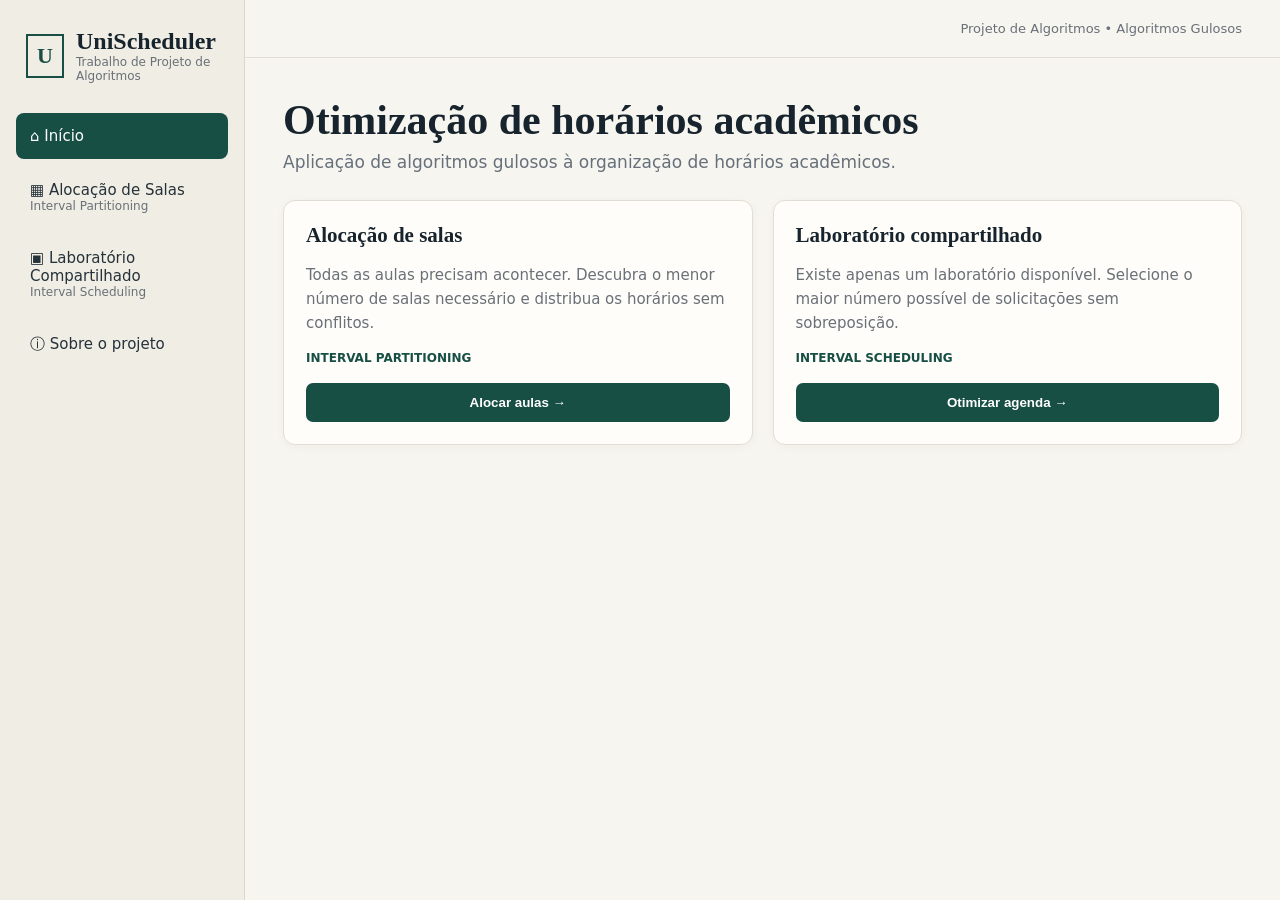
<file: index.html>
<!doctype html>
<html lang="pt-BR">
  <head>
    <meta charset="utf-8" />
    <meta name="viewport" content="width=device-width, initial-scale=1" />
    <title>UniScheduler</title>
    <link rel="stylesheet" href="css/style.css?v=8" />
  </head>
  <body>
    <aside>
      <div class="brand">
        <div class="logo">U</div>
        <div>
          <b>UniScheduler</b>
          <small>Trabalho de Projeto de Algoritmos</small>
        </div>
      </div>
      <nav aria-label="Navegação principal">
        <button data-view="home" class="active">⌂ Início</button>
        <button data-view="partition">▦ Alocação de Salas<small>Interval Partitioning</small></button>
        <button data-view="scheduling">▣ Laboratório Compartilhado<small>Interval Scheduling</small></button>
        <button data-view="about">ⓘ Sobre o projeto</button>
      </nav>
    </aside>
    <main>
      <header><span>Projeto de Algoritmos • Algoritmos Gulosos</span></header>
      <section id="app"></section>
    </main>
    <script src="js/algorithms.js?v=3"></script>
    <script src="js/app.js?v=4"></script>
  </body>
</html>
</file>
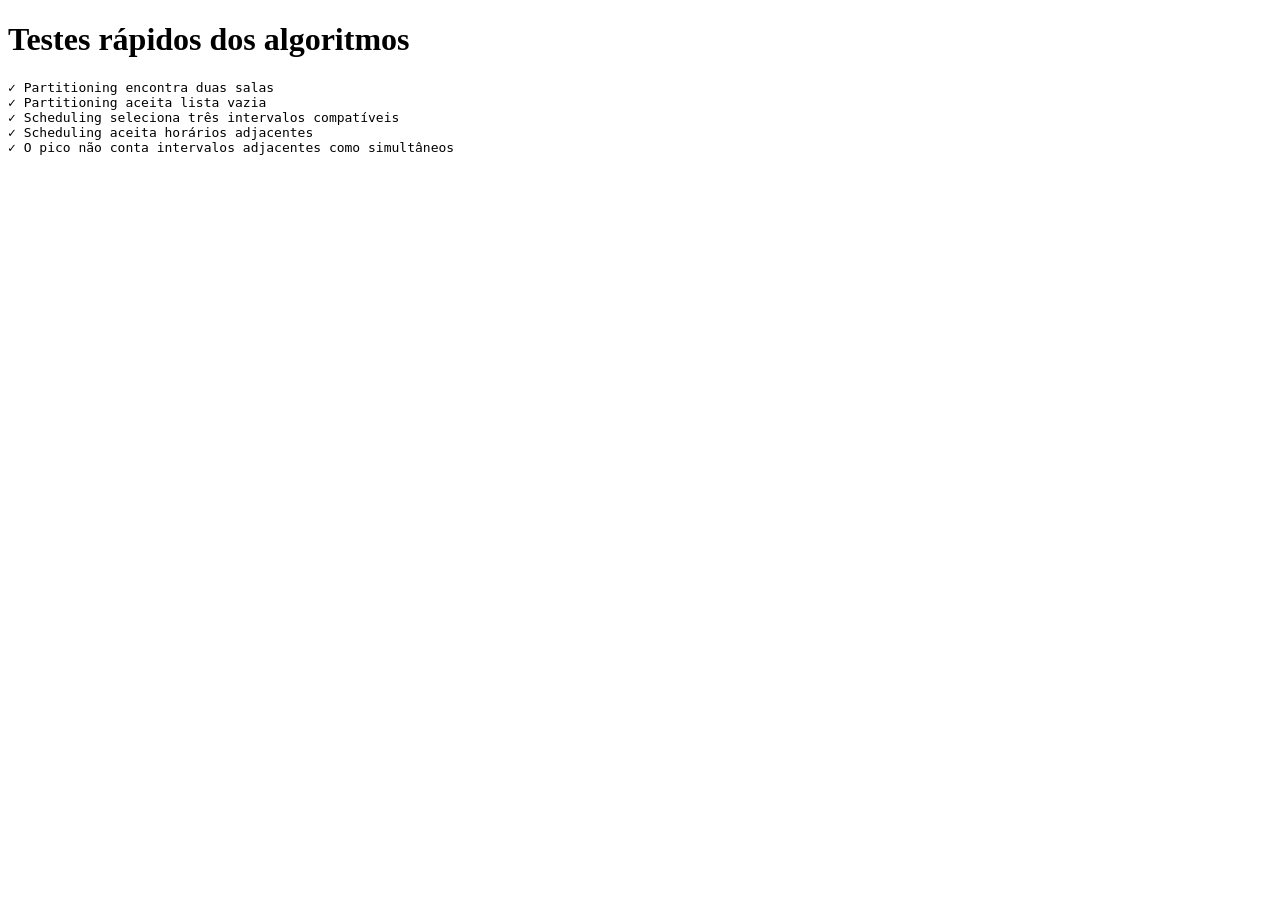
<file: tests/test.html>
<!doctype html>
<html lang="pt-BR">
  <head>
    <meta charset="utf-8" />
    <meta name="viewport" content="width=device-width, initial-scale=1" />
    <title>Testes rápidos — UniScheduler</title>
  </head>
  <body>
    <h1>Testes rápidos dos algoritmos</h1>
    <pre id="output"></pre>
    <script src="../js/algorithms.js"></script>
    <script>
      const output = [];
      function test(name, condition) {
        output.push(`${condition ? "✓" : "✗"} ${name}`);
      }

      const item = (name, start, end) => ({ name, start, end });
      const partitioning = intervalPartitioning([
        item("A", "08:00", "10:00"),
        item("B", "08:30", "09:00"),
        item("C", "09:00", "11:00"),
      ]);
      test("Partitioning encontra duas salas", partitioning.rooms.length === 2);
      test("Partitioning aceita lista vazia", intervalPartitioning([]).rooms.length === 0);
      const scheduling = intervalScheduling([
        item("A", "08:00", "10:00"),
        item("B", "08:30", "09:00"),
        item("C", "09:00", "10:00"),
        item("D", "10:00", "11:00"),
      ]);
      test("Scheduling seleciona três intervalos compatíveis", scheduling.selected.length === 3);
      test(
        "Scheduling aceita horários adjacentes",
        intervalScheduling([item("A", "08:00", "09:00"), item("B", "09:00", "10:00")]).selected.length === 2,
      );

      const peak = peakConcurrency([
        item("A", "08:00", "09:00"),
        item("B", "09:00", "10:00"),
      ]);
      test("O pico não conta intervalos adjacentes como simultâneos", peak.count === 1);
      document.querySelector("#output").textContent = output.join("\n");
      if (output.some((line) => line.startsWith("✗"))) {
        document.body.dataset.result = "fail";
      }
    </script>
  </body>
</html>
</file>
<file: css/style.css>
* {
  box-sizing: border-box;
}

body {
  display: flex;
  min-height: 100vh;
  margin: 0;
  color: #17242d;
  background: #f7f5ef;
  font: 15px system-ui, -apple-system, "Segoe UI", sans-serif;
}

aside {
  position: fixed;
  inset: 0 auto 0 0;
  display: flex;
  width: 245px;
  flex-direction: column;
  padding: 28px 16px;
  border-right: 1px solid #ddd8cd;
  background: #f0ede4;
}

.brand {
  display: flex;
  gap: 12px;
  align-items: center;
  margin: 0 10px 30px;
}

.brand b {
  font: 700 24px Georgia, serif;
}

.brand small,
nav small {
  display: block;
  color: #697078;
  font-size: 12px;
}

.brand > div:last-child {
  min-width: 0;
}

.logo {
  display: grid;
  width: 38px;
  height: 44px;
  flex: 0 0 38px;
  place-items: center;
  border: 2px solid #194e45;
  color: #194e45;
  font: 700 22px Georgia, serif;
}

nav {
  display: grid;
  gap: 8px;
}

nav button {
  padding: 14px;
  border: 0;
  border-radius: 8px;
  color: #25323a;
  background: transparent;
  font: inherit;
  text-align: left;
  cursor: pointer;
}

nav button.active,
nav button:hover {
  color: white;
  background: #174f45;
}

nav button.active small,
nav button:hover small {
  color: #dce9e5;
}

main {
  width: calc(100% - 245px);
  margin-left: 245px;
}

header {
  display: flex;
  height: 58px;
  align-items: center;
  justify-content: flex-end;
  padding: 0 38px;
  border-bottom: 1px solid #e2ded5;
  color: #697078;
  font-size: 13px;
}

#app {
  max-width: 1320px;
  margin: auto;
  padding: 38px;
}

h1 {
  margin: 0 0 8px;
  font: 700 42px Georgia, serif;
}

h2 {
  margin: 0;
  font: 700 21px Georgia, serif;
}

.lead {
  margin: 0 0 28px;
  color: #66707b;
  font-size: 17px;
}

.grid2 {
  display: grid;
  grid-template-columns: 1fr 1fr;
  gap: 20px;
}

.card {
  padding: 22px;
  border: 1px solid #e1ddd4;
  border-radius: 12px;
  background: #fffdf9;
  box-shadow: 0 2px 10px #20352a0a;
}

.choice {
  display: flex;
  min-height: 245px;
  flex-direction: column;
}

.choice p {
  color: #697078;
  line-height: 1.6;
}

.tag {
  margin-top: auto;
  color: #174f45;
  font-size: 12px;
  font-weight: 700;
}

.btn {
  padding: 12px 18px;
  border: 0;
  border-radius: 7px;
  color: white;
  background: #174f45;
  font-weight: 650;
  cursor: pointer;
}

.btn.secondary {
  border: 1px solid #b8c7c2;
  color: #174f45;
  background: white;
}

.toolbar {
  display: flex;
  align-items: center;
  justify-content: space-between;
  gap: 12px;
  margin-bottom: 15px;
}

.table {
  width: 100%;
  border-collapse: collapse;
}

.table th,
.table td {
  padding: 12px 14px;
  border-bottom: 1px solid #ebe7df;
  text-align: left;
}

.table th {
  color: #68717a;
  font-size: 12px;
}

.table input {
  width: 100%;
  padding: 8px;
  border: 1px solid #ddd8cf;
  border-radius: 6px;
  background: #fff;
}

.table-scroll {
  overflow-x: auto;
}

/* Disciplina ocupa o espaço livre; horários e botão ficam com largura fixa. */
.table td:first-child input {
  min-width: 170px;
}

.table td:nth-child(2),
.table td:nth-child(3),
.table td:last-child {
  width: 1%;
  white-space: nowrap;
}

.table input[type="time"] {
  min-width: 110px;
}

.table tr.invalid-row input {
  border-color: #bd4c3f;
  background: #fff8f5;
}

.work {
  display: grid;
  grid-template-columns: minmax(0, 2.3fr) minmax(260px, 0.8fr);
  gap: 18px;
}

.action {
  display: flex;
  flex-direction: column;
  gap: 14px;
}

.action p {
  color: #697078;
  line-height: 1.5;
}

.result {
  margin-top: 18px;
}

.metrics {
  display: flex;
  flex-wrap: wrap;
  gap: 10px;
  margin: 15px 0;
}

.metric {
  min-width: 130px;
  padding: 11px 15px;
  border: 1px solid #e3ded5;
  border-radius: 9px;
  background: #fff;
}

.metric b {
  display: block;
  font-size: 22px;
}

.timeline {
  overflow-x: auto;
  padding-top: 10px;
}

.axis,
.room,
.schedule-row {
  display: flex;
  min-width: 805px;
}

.axis {
  align-items: flex-end;
}

.axis-label {
  width: var(--label-width);
  flex: 0 0 var(--label-width);
}

.axis-track {
  position: relative;
  height: 20px;
  flex: 1;
  color: #697078;
  font-size: 11px;
}

.axis-track span {
  position: absolute;
  transform: translateX(-50%);
  white-space: nowrap;
}

/* O último rótulo fica alinhado à borda direita para não ser cortado. */
.axis-track span:last-child {
  transform: translateX(-100%);
}

.room,
.schedule-row {
  min-height: 65px;
  border-top: 1px solid #eee8df;
}

.roomname {
  width: 105px;
  flex: 0 0 105px;
  padding: 20px 10px;
  font: 700 15px Georgia, serif;
}

.track {
  position: relative;
  flex: 1;
  background: repeating-linear-gradient(
    90deg,
    transparent 0,
    transparent calc(12.5% - 1px),
    #eee8df calc(12.5% - 1px),
    #eee8df 12.5%
  );
}

.event {
  position: absolute;
  top: 10px;
  overflow: hidden;
  height: 44px;
  padding: 7px 9px;
  border-left: 4px solid #5aa45d;
  border-radius: 5px;
  background: #dbe9d1;
  font-size: 12px;
}

.event b {
  display: block;
  overflow: hidden;
  text-overflow: ellipsis;
  white-space: nowrap;
}

.event-time {
  display: block;
  font-size: 11px;
  white-space: nowrap;
}

.room .event:nth-child(2n) {
  border-color: #6d9fe4;
  background: #dce8f7;
}

.room .event:nth-child(3n) {
  border-color: #d49a35;
  background: #f5e5bd;
}

.schedule-label {
  display: flex;
  width: 190px;
  flex: 0 0 190px;
  flex-direction: column;
  justify-content: center;
  gap: 3px;
  padding: 7px 10px;
  font-size: 12px;
}

.schedule-label span {
  font-weight: 700;
}

.schedule-label b {
  overflow: hidden;
  text-overflow: ellipsis;
  white-space: nowrap;
}

.schedule-row.is-selected .schedule-label span {
  color: #267344;
}

.schedule-row.is-selected .event {
  border-color: #5aa45d;
  background: #dbe9d1;
}

.schedule-row.is-rejected .schedule-label span {
  color: #6c7379;
}

.schedule-row.is-rejected .event {
  border-color: #899198;
  background: #e5e7e8;
}

.note {
  margin-top: 16px;
  padding: 15px;
  border: 1px solid #d4e4d7;
  border-radius: 8px;
  background: #eef5ef;
}

.result details {
  margin-top: 14px;
}

.result summary {
  cursor: pointer;
}

.steps {
  max-height: 260px;
  overflow: auto;
}

.step {
  padding: 10px 0;
  border-bottom: 1px solid #eee8df;
  color: #56616a;
}

.empty-state {
  padding: 18px;
  color: #737a80;
}

.validation-message {
  border-color: #e7c1b8;
  background: #fff8f5;
}

.validation-message ul {
  margin-bottom: 0;
  padding-left: 22px;
  color: #8e3326;
}

@media (max-width: 1100px) {
  .work {
    grid-template-columns: 1fr;
  }
}

@media (max-width: 850px) {
  body {
    display: block;
  }

  aside {
    position: relative;
    inset: auto;
    width: 100%;
    padding: 14px 18px;
    border-right: 0;
    border-bottom: 1px solid #ddd8cd;
  }

  .brand {
    margin: 0 0 14px;
  }

  .brand b {
    font-size: 21px;
  }

  nav {
    grid-template-columns: repeat(2, minmax(0, 1fr));
    gap: 6px;
  }

  nav button {
    min-width: 0;
    padding: 10px;
    font-size: 14px;
    line-height: 1.35;
  }

  nav button small {
    font-size: 11px;
  }

  main {
    width: 100%;
    margin: 0;
  }

  header {
    height: auto;
    min-height: 48px;
    justify-content: flex-start;
    padding: 10px 22px;
  }

  #app {
    padding: 22px;
  }

  .grid2,
  .work {
    grid-template-columns: 1fr;
  }

  h1 {
    font-size: 34px;
  }
}

@media (max-width: 480px) {
  aside {
    padding: 12px;
  }

  .brand {
    gap: 9px;
    margin-bottom: 10px;
  }

  .brand .logo {
    display: none;
  }

  .brand b {
    font-size: clamp(16px, 5vw, 19px);
    line-height: 1.1;
    white-space: nowrap;
  }

  .brand small {
    font-size: 10px;
    line-height: 1.25;
  }

  nav button {
    padding: 9px 7px;
    font-size: 13px;
    overflow-wrap: anywhere;
  }

  nav button small {
    font-size: 10px;
  }

  #app {
    padding: 18px;
  }

  h1 {
    font-size: 29px;
  }

  .card {
    padding: 17px;
  }

  .toolbar {
    align-items: flex-start;
    flex-direction: column;
  }

  .table th,
  .table td {
    padding: 8px 5px;
    font-size: 12px;
  }
}

@media (max-width: 360px) {
  nav {
    grid-template-columns: 1fr;
  }

  nav button {
    padding: 9px 10px;
  }
}
</file>
